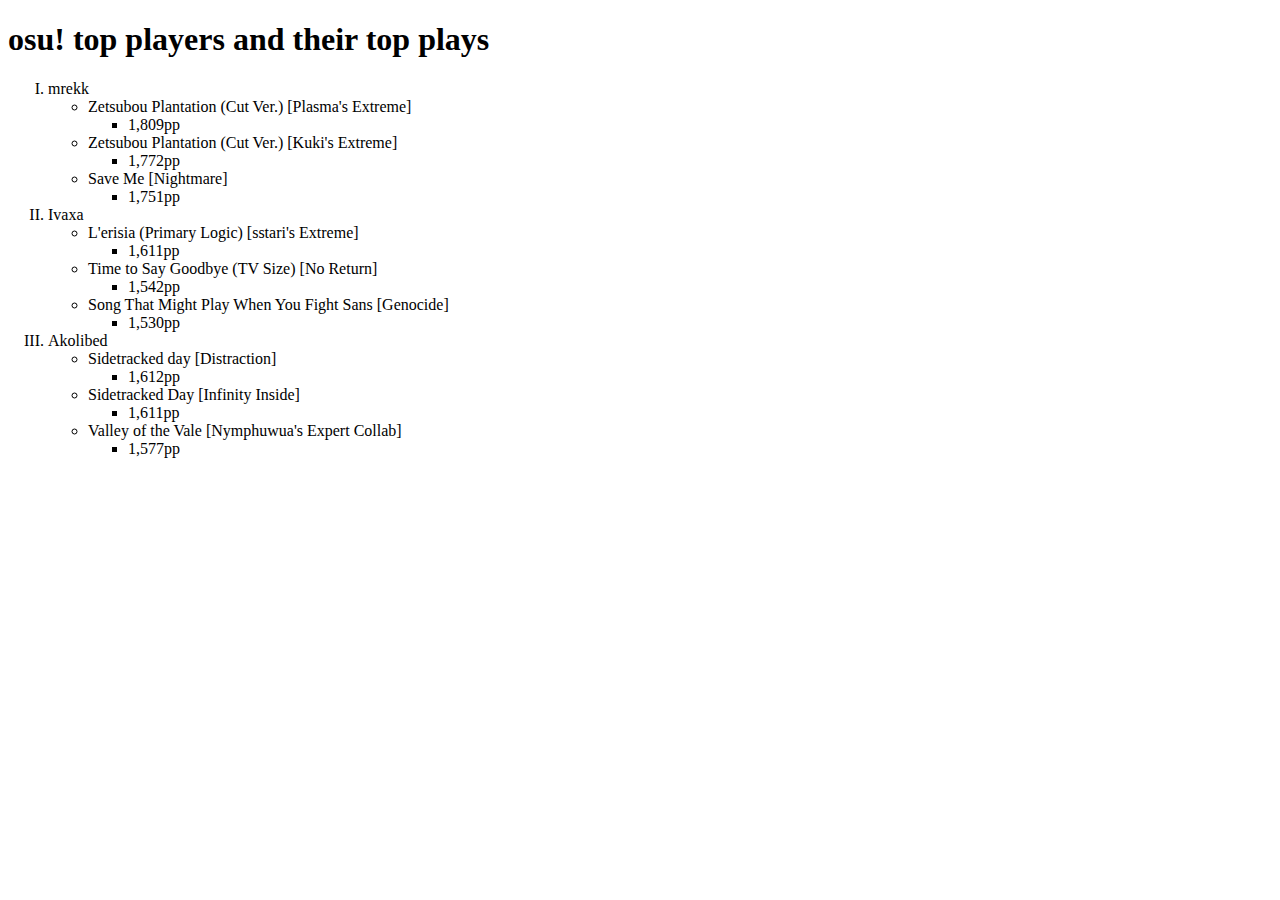
<file: web-programming/list/index.html>
<!DOCTYPE html>
<html lang="en">
<head>
  <meta charset="UTF-8">
  <meta name="viewport" content="width=device-width, initial-scale=1.0">
  <title>Lists</title>
</head>
<body>
  <h1>osu! top players and their top plays</h1>
  <ol type="I">
    <li>mrekk</li>
      <ul>
        <li>Zetsubou Plantation (Cut Ver.) [Plasma's Extreme]</li>
        <ul><li>1,809pp</li></ul>
        <li>Zetsubou Plantation (Cut Ver.) [Kuki's Extreme]</li>
        <ul><li>1,772pp</li></ul>
        <li>Save Me [Nightmare]</li>
        <ul><li>1,751pp</li></ul>
      </ul>
    <li>Ivaxa</li>
      <ul>
        <li>L'erisia (Primary Logic) [sstari's Extreme]</li>
        <ul><li>1,611pp</li></ul>
        <li>Time to Say Goodbye (TV Size) [No Return]</li>
        <ul><li>1,542pp</li></ul>
        <li>Song That Might Play When You Fight Sans [Genocide]</li>
        <ul><li>1,530pp</li></ul>
      </ul>
    <li>Akolibed</li>
      <ul>
        <li>Sidetracked day [Distraction]</li>
        <ul><li>1,612pp</li></ul>
        <li>Sidetracked Day [Infinity Inside]</li>
        <ul><li>1,611pp</li></ul>
        <li>Valley of the Vale [Nymphuwua's Expert Collab]</li>
        <ul><li>1,577pp</li></ul>
      </ul>
  </ol>
</body>
</html>
</file>
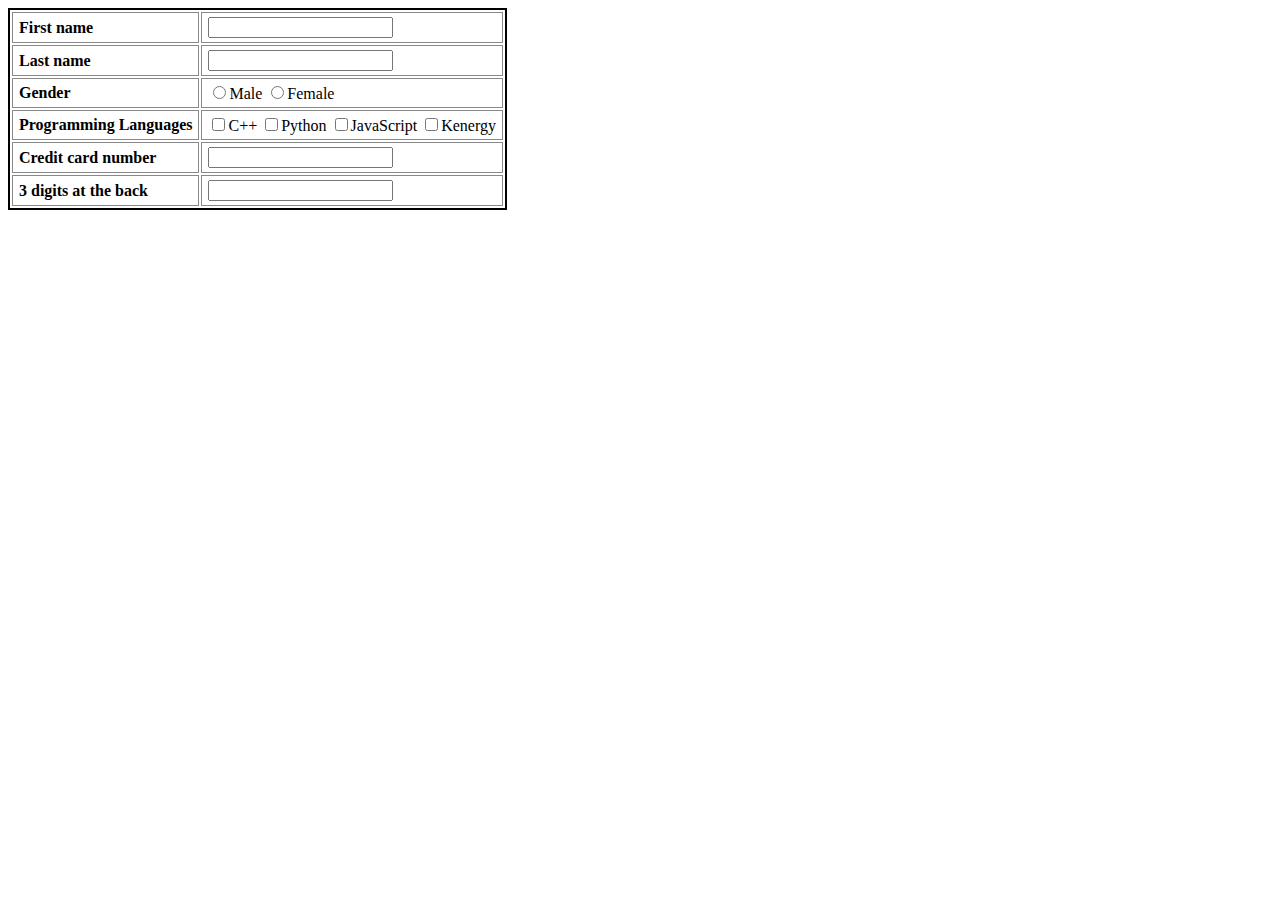
<file: web-programming/login/index.html>
<!DOCTYPE html>
<html lang="en">
<head>
  <meta charset="UTF-8">
  <meta name="viewport" content="width=device-width, initial-scale=1.0">
  <title>Login</title>
  <link rel="stylesheet" href="style.css">
</head>
<body>
  <table>
    <tr>
      <th>First name</th>
      <td><input type="text"></td>
    </tr>
    <tr>
      <th>Last name</th>
      <td><input type="text"></td>
    </tr>
    <tr>
      <th>Gender</th>
      <td>
        <input type="radio" name="gender" id="genderMale">Male
        <input type="radio" name="gender" id="genderFemale">Female
      </td>
    </tr>
    <tr>
      <th>Programming Languages</th>
      <td>
        <input type="checkbox" name="lang">C++
        <input type="checkbox" name="lang">Python
        <input type="checkbox" name="lang">JavaScript
        <input type="checkbox" name="lang">Kenergy
      </td>
    </tr>
    <tr>
      <th>Credit card number</th>
      <td>
        <input type="number" name="ccno">
      </td>
    </tr>
    <tr>
      <th>3 digits at the back</th>
      <td>
        <input type="number" name="ccno" max="999">
      </td>
    </tr>
  </table>
</body>
</html>
</file>
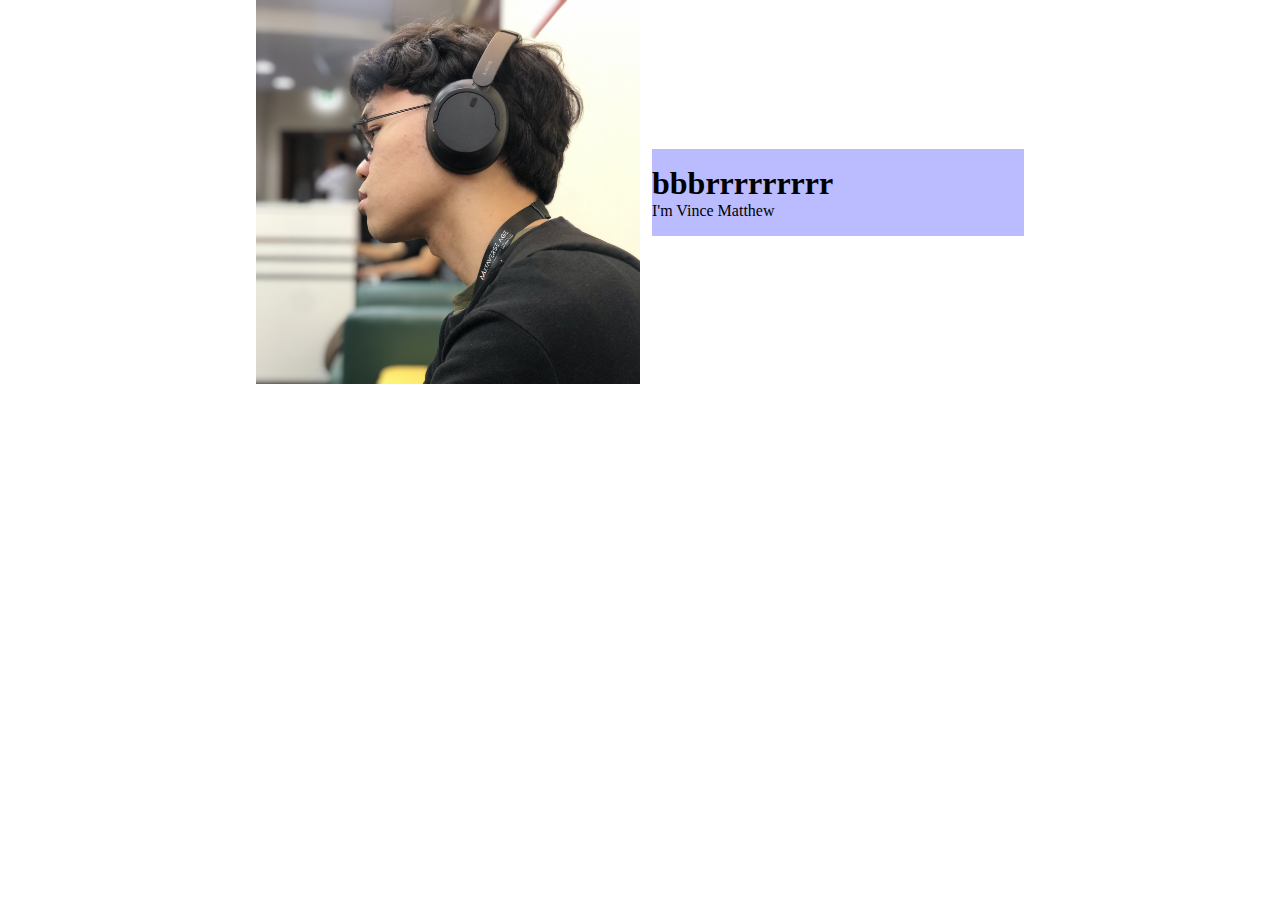
<file: web-programming/portfolio/index.html>
<!DOCTYPE html>
<html lang="en">
<head>
  <meta charset="UTF-8">
  <meta name="viewport" content="width=device-width, initial-scale=1.0">
  <title>Beanse</title>
  <link rel="stylesheet" href="style.css">
</head>
<body>
  <section class="heroContainer">
    <img src="./assets/displayphoto.jpg"
    alt="Display Photo"
    class="displayPhoto">

    <div class="heroText">
      <h1 class="mainText">bbbrrrrrrrrr</h1>
      <p class="mainSubtitle">I'm Vince Matthew</p>
    </div>
  </section>
</body>
</html>
</file>
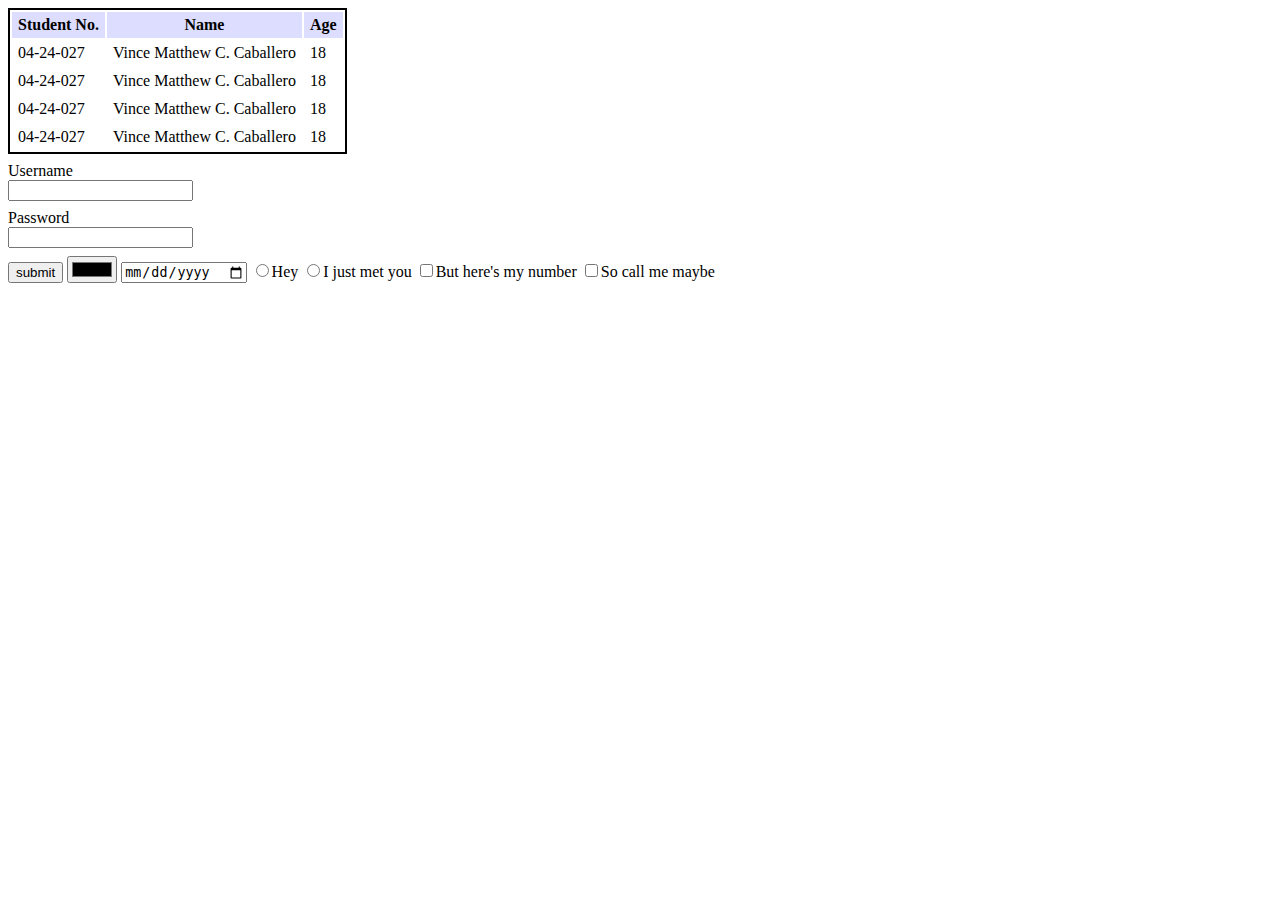
<file: web-programming/table/index.html>
<!DOCTYPE html>
<html lang="en">
<head>
  <meta charset="UTF-8">
  <meta name="viewport" content="width=device-width, initial-scale=1.0">
  <title>Table</title>
  <link rel="stylesheet" href="style.css">
</head>
<body>
  <table>
  <thead>
    <tr>
      <th>Student No.</th>
      <th>Name</th>
      <th>Age</th>
    </tr>
  </thead>
  <tbody>
    <tr>
      <td>04-24-027</td>
      <td>Vince Matthew C. Caballero</td>
      <td>18</td>
    </tr>
    <tr>
      <td>04-24-027</td>
      <td>Vince Matthew C. Caballero</td>
      <td>18</td>
    </tr>
    <tr>
      <td>04-24-027</td>
      <td>Vince Matthew C. Caballero</td>
      <td>18</td>
    </tr>
    <tr>
      <td>04-24-027</td>
      <td>Vince Matthew C. Caballero</td>
      <td>18</td>
    </tr>
  </tbody>
  </table>

  <div class="loginform">

    <div class="input">
      <label for="usernameInput">Username</label>
      <input type="text" id="usernameInput">
    </div>
    <div class="input">
      <label for="passwordInput">Password</label>
      <input type="password" id="passwordInput">
    </div>

  </div>

  <input type="submit" value="submit" action="/#">
  <input type="color" name="favoriteColor" id="favoriteColor">
  <input type="date">

  <input type="radio" name="hey">Hey
  <input type="radio" name="ijustmetyou">I just met you

  <input type="checkbox" name="butheresmynumber">But here's my number
  <input type="checkbox" name="socallmemaybe">So call me maybe

</body>
</html>
</file>
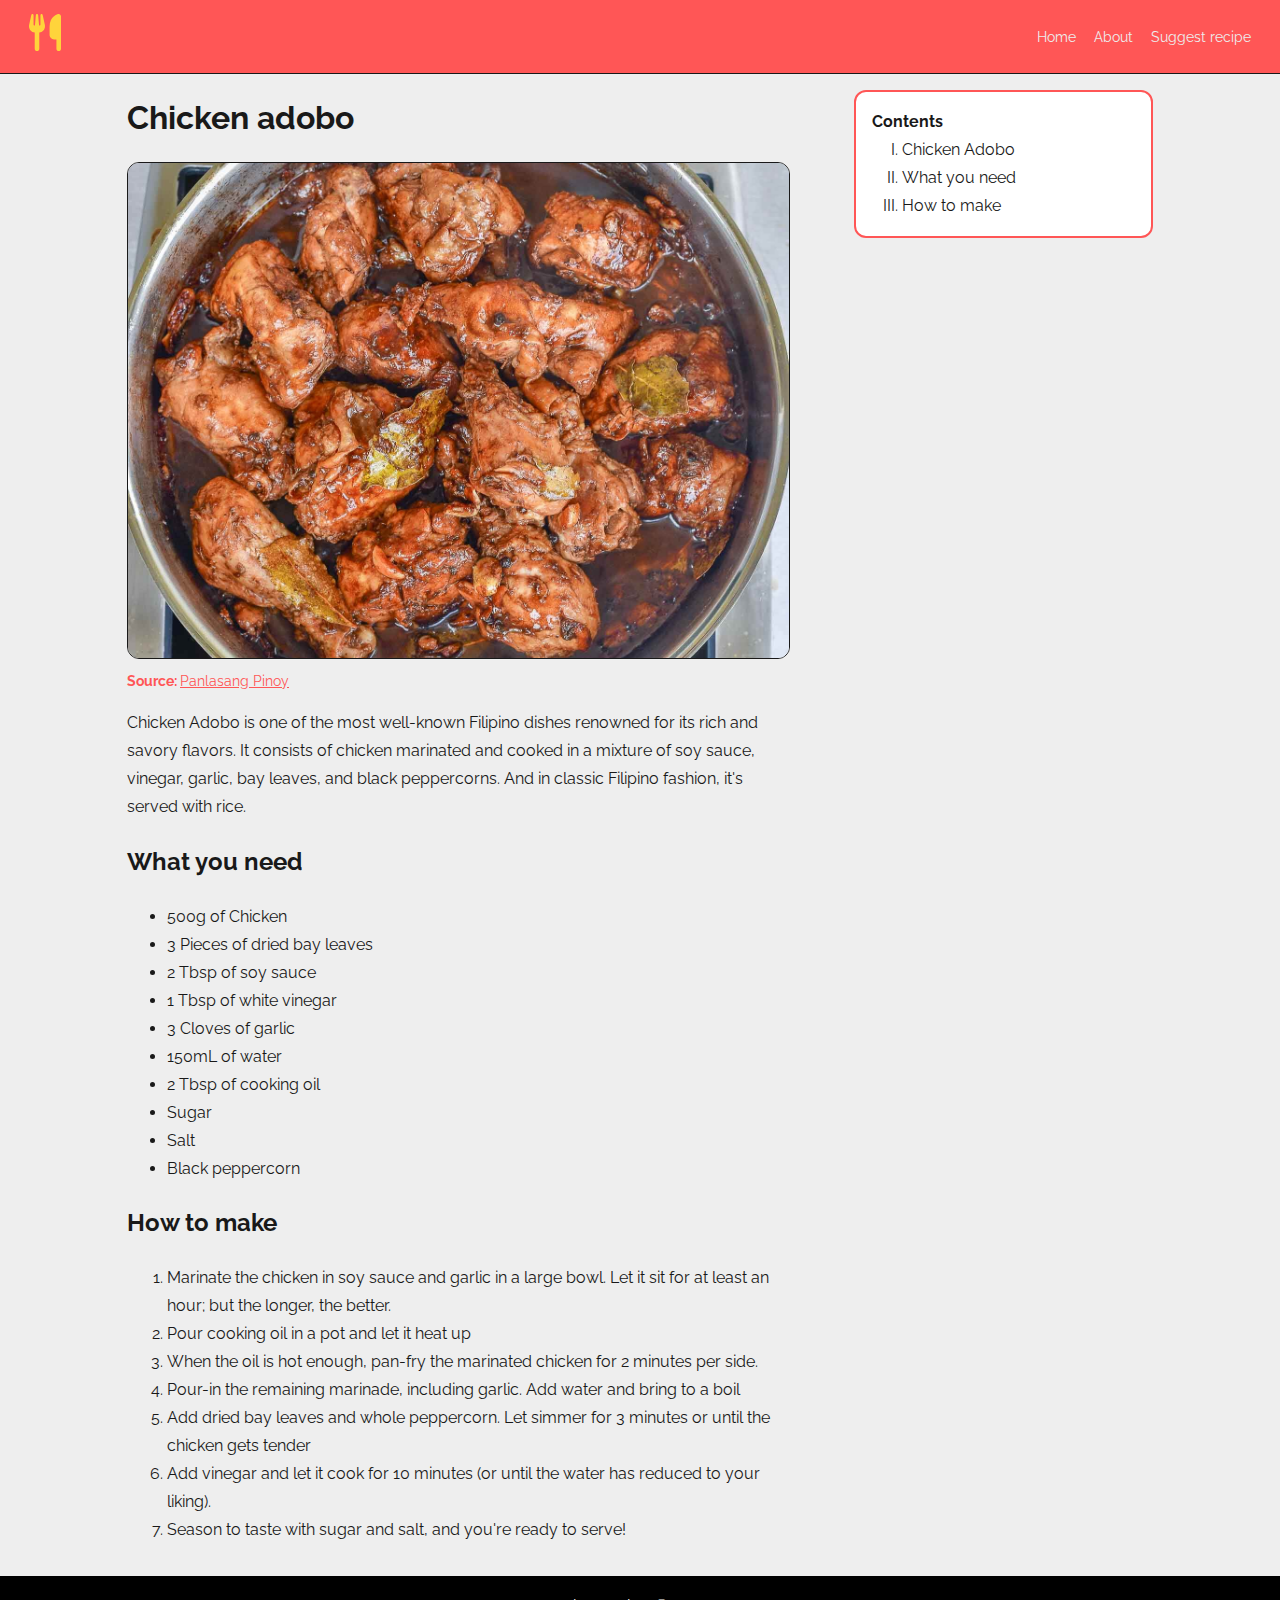
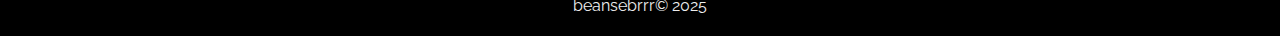
<file: web-programming/assessments/assessment-01/01-introduction/index.html>
<!DOCTYPE html>
<html lang="en">
<head>
  <meta charset="UTF-8">
  <meta name="viewport" content="width=device-width, initial-scale=1.0">
  <meta http-equiv="X-UA-Compatible" content="ie=edge">
  <title>Recipe</title>
  <link rel="stylesheet" href="styles.css">
</head>
<body>
  <nav>
    <span class="logo"><img src="./images/utensils-solid.svg" alt="Recipe"></span>
    <ul>
      <li>
        <a href="#">Home</a>
      </li>
      <li>
        <a href="#">About</a>
      </li>
      <li>
        <a href="#">Suggest recipe</a>
      </li>
    </ul>
  </nav>
  <main>
    <article>
      <section id="introduction">
        <h1 id="title">Chicken adobo</h1>
        <figure>
          <img src="./images/chickenadobo.jpg" alt="Chicken adobo">
          <figcaption>
            Source: <a href="https://panlasangpinoy.com/filipino-chicken-adobo-recipe/" target="_blank" rel="noopener noreferrer">Panlasang Pinoy</a>
          </figcaption>
        </figure>
        <p>
          Chicken Adobo is one of the most well-known Filipino dishes renowned
          for its rich and savory flavors. It consists of chicken marinated and
          cooked in a mixture of soy sauce, vinegar, garlic, bay leaves, and
          black peppercorns. And in classic Filipino fashion, it's served with
          rice.
        </p>
      </section>
      <section id="ingredients">
        <h2>What you need</h2>
        <ul>
          <li>500g of Chicken</li>
          <li>3 Pieces of dried bay leaves</li>
          <li>2 Tbsp of soy sauce</li>
          <li>1 Tbsp of white vinegar</li>
          <li>3 Cloves of garlic</li>
          <li>150mL of water</li>
          <li>2 Tbsp of cooking oil</li>
          <li>Sugar</li>
          <li>Salt</li>
          <li>Black peppercorn</li>
        </ul>
      </section>
      <section id="instructions">
        <h2>How to make</h2>
        <ol>
          <li>
            Marinate the chicken in soy sauce and garlic in a large
            bowl. Let it sit for at least an hour; but the longer,
            the better.
          </li>
          <li>
            Pour cooking oil in a pot and let it heat up
          </li>
          <li>
            When the oil is hot enough, pan-fry the marinated chicken
            for 2 minutes per side.
          </li>
          <li>
            Pour-in the remaining marinade, including garlic.
            Add water and bring to a boil
          </li>
          <li>
            Add dried bay leaves and whole peppercorn. Let simmer for
            3 minutes or until the chicken gets tender
          </li>
          <li>
            Add vinegar and let it cook for 10 minutes (or until
            the water has reduced to your liking).
          </li>
          <li>
            Season to taste with sugar and salt, and you're ready
            to serve!
          </li>
        </ol>
      </section>
    </article>
    <aside>
      <div class="sidebar">
        <h4>Contents</h4>
        <ol>
          <li><a href="#introduction">Chicken Adobo</a></li>
          <li><a href="#ingredients">What you need</a></li>
          <li><a href="#instructions">How to make</a></li>
        </ol>
      </div>
    </aside>
  </main>
  <footer>
    beansebrrr&copy; 2025
  </footer>
</body>
</html>
</file>
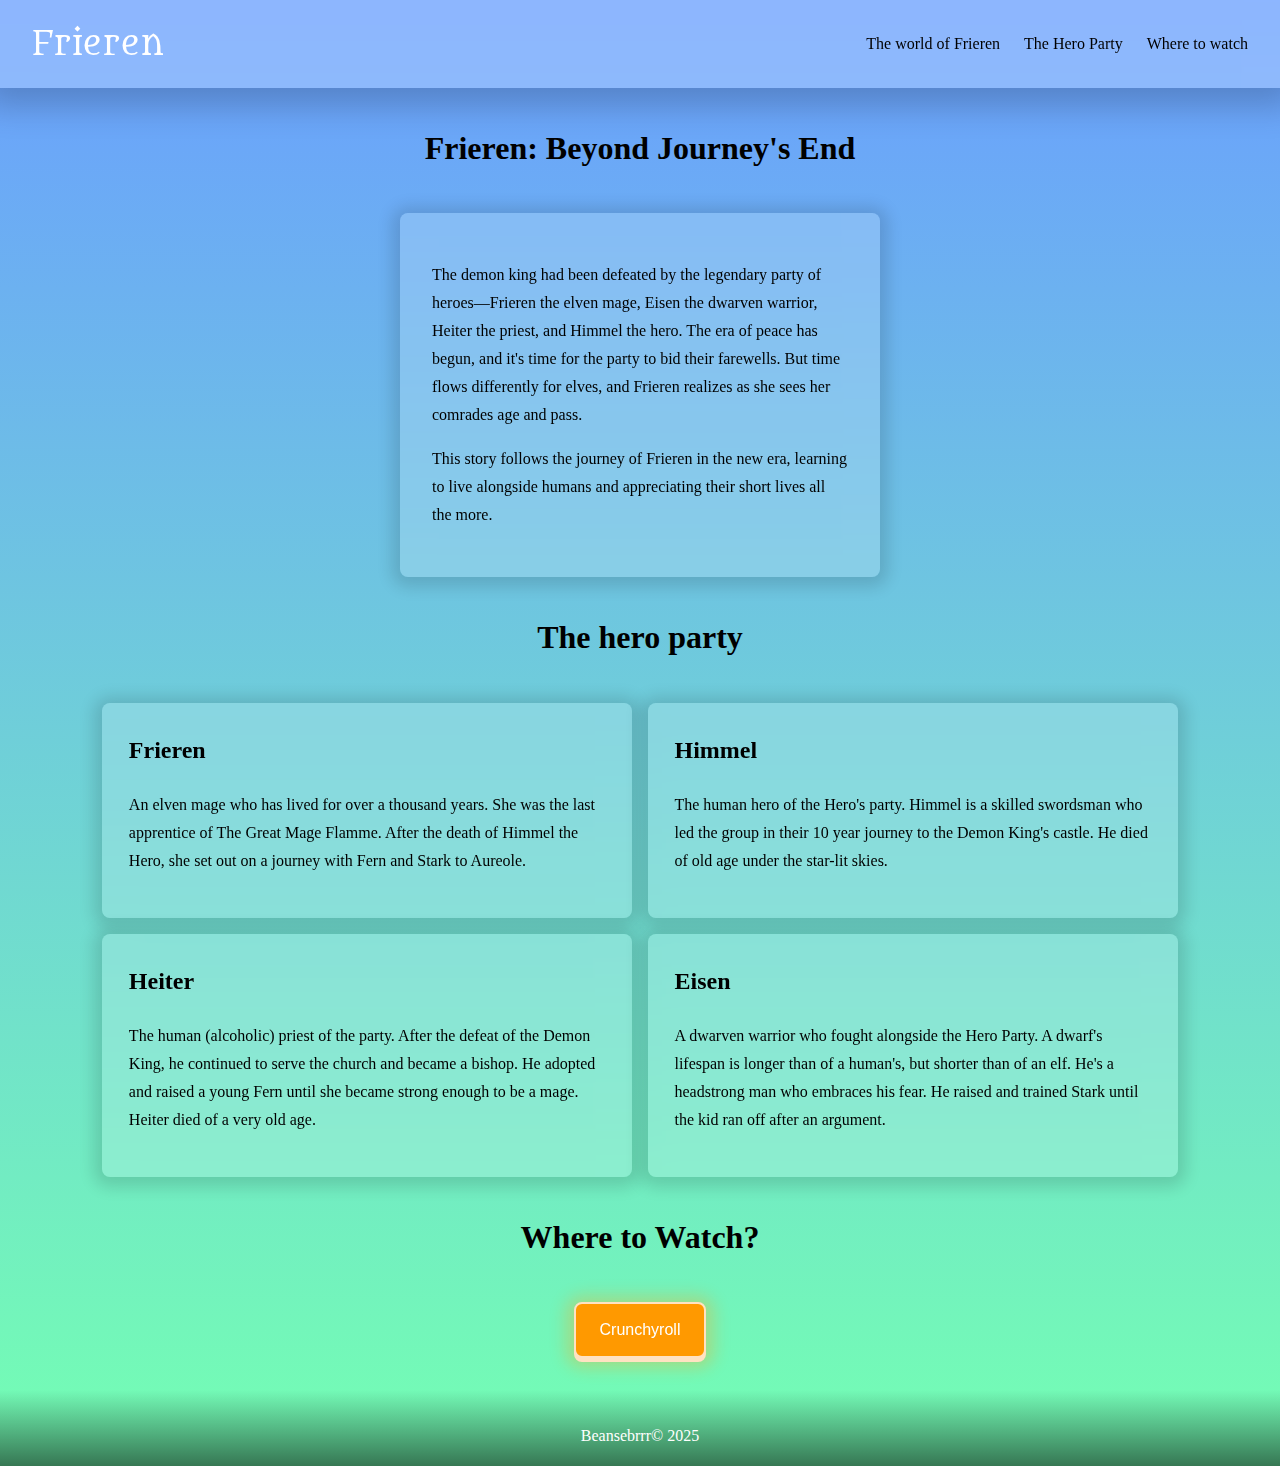
<file: web-programming/assessments/assessment-01/02-links/index.html>
<!DOCTYPE html>
<html lang="en">
<head>
  <meta charset="UTF-8">
  <meta name="viewport" content="width=device-width, initial-scale=1.0">
  <meta http-equiv="X-UA-Compatible" content="ie=edge">
  <title>.</title>
  <link rel="stylesheet" href="styles.css">
  <script src="script.js" defer></script>
</head>
<body>
  <header>
    <nav>
      <a id="logo" href="/">Frieren</a>
      <ul class="nav-list">
        <li><a href="/synopsis/">The world of Frieren</a></li>
        <li><a href="/characters/">The Hero Party</a></li>
        <li><a href="/watchlinks/">Where to watch</a></li>
      </ul>
    </nav>
  </header>
  <main>
    <section id="synopsis">
      <h1>Frieren: Beyond Journey's End</h1>
      <article>
        <p>
          The demon king had been defeated by the
          legendary party of heroes—Frieren the elven
          mage, Eisen the dwarven warrior, Heiter the
          priest, and Himmel the hero. The era of peace
          has begun, and it's time for the party to bid
          their farewells. But time flows differently for
          elves, and Frieren realizes as she sees her
          comrades age and pass.
        </p>
        <p>
          This story follows the journey of Frieren in
          the new era, learning to live alongside humans
          and appreciating their short lives all the more.
        </p>
      </article>
    </section>
    <section id="characters">
      <h1>The hero party</h1>
      <section id="char-grid">
        <div class="char-card">
          <h2>Frieren</h2>
          <p>
            An elven mage who has lived for over a thousand
            years. She was the last apprentice of The Great
            Mage Flamme. After the death of Himmel the Hero,
            she set out on a journey with Fern and Stark to
            Aureole.
          </p>
        </div>
        <div class="char-card">
          <h2>Himmel</h2>
          <p>
            The human hero of the Hero's party. Himmel is a
            skilled swordsman who led the group in their 10
            year journey to the Demon King's castle. He died
            of old age under the star-lit skies.
          </p>
        </div>
        <div class="char-card">
          <h2>Heiter</h2>
          <p>
            The human (alcoholic) priest of the party. After
            the defeat of the Demon King, he continued to
            serve the church and became a bishop. He adopted
            and raised a young Fern until she became strong
            enough to be a mage. Heiter died of a very old age.
          </p>
        </div>
        <div class="char-card">
          <h2>Eisen</h2>
          <p>
            A dwarven warrior who fought alongside the Hero
            Party. A dwarf's lifespan is longer than of a
            human's, but shorter than of an elf. He's a
            headstrong man who embraces his fear. He raised
            and trained Stark until the kid ran off after
            an argument.
          </p>
        </div>
      </section>
    </section>
    <section id="where-to-watch">
      <h1>Where to Watch?</h1>
      <a href="https://www.crunchyroll.com/series/GG5H5XQX4/" target="_blank" rel="noopener noreferrer">
        <button id="crunchyroll" type="button">Crunchyroll</button>
      </a>
    </section>
  </main>
  <footer>
    <p>Beansebrrr&copy; 2025</p>
  </footer>
</body>
</html>
</file>
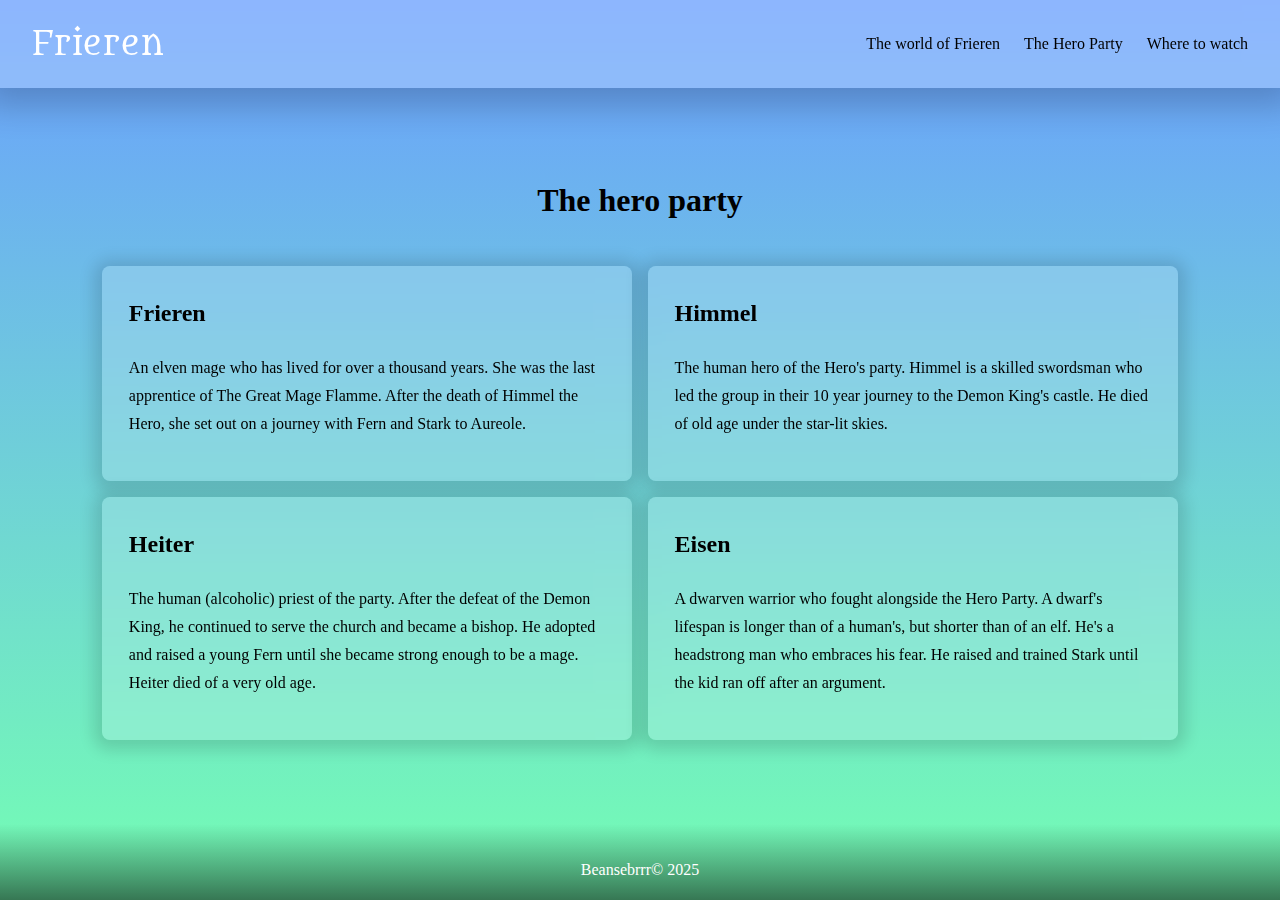
<file: web-programming/assessments/assessment-01/02-links/characters/index.html>
<!DOCTYPE html>
<html lang="en">
<head>
  <meta charset="UTF-8">
  <meta name="viewport" content="width=device-width, initial-scale=1.0">
  <meta http-equiv="X-UA-Compatible" content="ie=edge">
  <title>.</title>
  <link rel="stylesheet" href="../styles.css">
  <script src="../script.js" defer></script>
</head>
<body>
  <header>
    <nav>
      <a id="logo" href="/">Frieren</a>
      <ul class="nav-list">
        <li><a href="/synopsis/">The world of Frieren</a></li>
        <li><a href="/characters/">The Hero Party</a></li>
        <li><a href="/watchlinks/">Where to watch</a></li>
      </ul>
    </nav>
  </header>
  <main>
    <section id="characters">
      <h1>The hero party</h1>
      <section id="char-grid">
        <div class="char-card">
          <h2>Frieren</h2>
          <p>
            An elven mage who has lived for over a thousand
            years. She was the last apprentice of The Great
            Mage Flamme. After the death of Himmel the Hero,
            she set out on a journey with Fern and Stark to
            Aureole.
          </p>
        </div>
        <div class="char-card">
          <h2>Himmel</h2>
          <p>
            The human hero of the Hero's party. Himmel is a
            skilled swordsman who led the group in their 10
            year journey to the Demon King's castle. He died
            of old age under the star-lit skies.
          </p>
        </div>
        <div class="char-card">
          <h2>Heiter</h2>
          <p>
            The human (alcoholic) priest of the party. After
            the defeat of the Demon King, he continued to
            serve the church and became a bishop. He adopted
            and raised a young Fern until she became strong
            enough to be a mage. Heiter died of a very old age.
          </p>
        </div>
        <div class="char-card">
          <h2>Eisen</h2>
          <p>
            A dwarven warrior who fought alongside the Hero
            Party. A dwarf's lifespan is longer than of a
            human's, but shorter than of an elf. He's a
            headstrong man who embraces his fear. He raised
            and trained Stark until the kid ran off after
            an argument.
          </p>
        </div>
      </section>
    </section>
  </main>
  <footer>
    <p>Beansebrrr&copy; 2025</p>
  </footer>
</body>
</html>
</file>
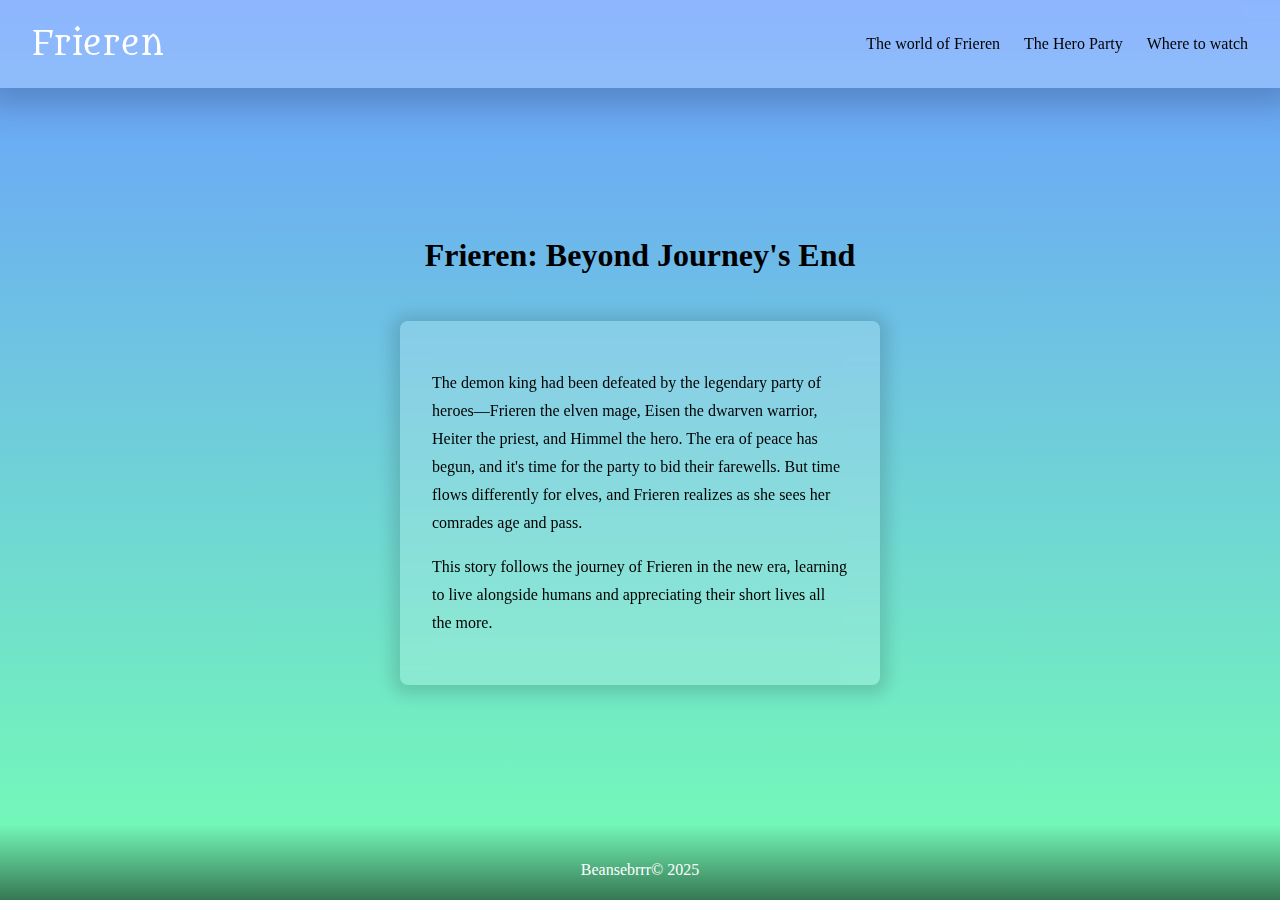
<file: web-programming/assessments/assessment-01/02-links/synopsis/index.html>
<!DOCTYPE html>
<html lang="en">
<head>
  <meta charset="UTF-8">
  <meta name="viewport" content="width=device-width, initial-scale=1.0">
  <meta http-equiv="X-UA-Compatible" content="ie=edge">
  <title>.</title>
  <link rel="stylesheet" href="../styles.css">
  <script src="../script.js" defer></script>
</head>
<body>
  <header>
    <nav>
      <a id="logo" href="/">Frieren</a>
      <ul class="nav-list">
        <li><a href="/synopsis/">The world of Frieren</a></li>
        <li><a href="/characters/">The Hero Party</a></li>
        <li><a href="/watchlinks/">Where to watch</a></li>
      </ul>
    </nav>
  </header>
  <main>
    <section id="synopsis">
      <h1>Frieren: Beyond Journey's End</h1>
      <article>
        <p>
          The demon king had been defeated by the
          legendary party of heroes—Frieren the elven
          mage, Eisen the dwarven warrior, Heiter the
          priest, and Himmel the hero. The era of peace
          has begun, and it's time for the party to bid
          their farewells. But time flows differently for
          elves, and Frieren realizes as she sees her
          comrades age and pass.
        </p>
        <p>
          This story follows the journey of Frieren in
          the new era, learning to live alongside humans
          and appreciating their short lives all the more.
        </p>
      </article>
    </section>
  </main>
  <footer>
    <p>Beansebrrr&copy; 2025</p>
  </footer>
</body>
</html>
</file>
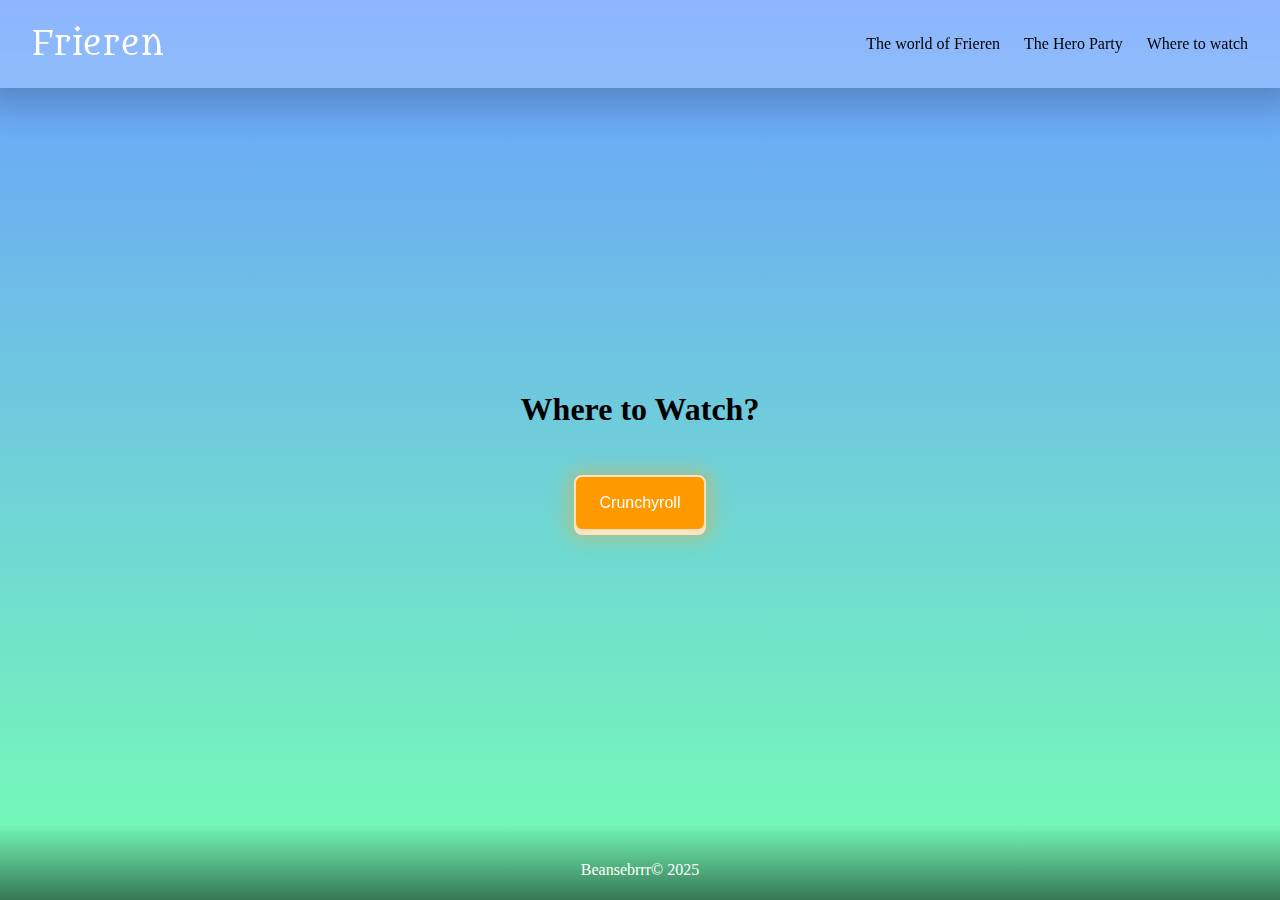
<file: web-programming/assessments/assessment-01/02-links/watchlinks/index.html>
<!DOCTYPE html>
<html lang="en">
<head>
  <meta charset="UTF-8">
  <meta name="viewport" content="width=device-width, initial-scale=1.0">
  <meta http-equiv="X-UA-Compatible" content="ie=edge">
  <title>.</title>
  <link rel="stylesheet" href="../styles.css">
  <script src="../script.js" defer></script>
</head>
<body>
  <header>
    <nav>
      <a id="logo" href="/">Frieren</a>
      <ul class="nav-list">
        <li><a href="/synopsis/">The world of Frieren</a></li>
        <li><a href="/characters/">The Hero Party</a></li>
        <li><a href="/watchlinks/">Where to watch</a></li>
      </ul>
    </nav>
  </header>
  <main>
    <section id="where-to-watch">
      <h1>Where to Watch?</h1>
      <a href="https://www.crunchyroll.com/series/GG5H5XQX4/" target="_blank" rel="noopener noreferrer">
        <button id="crunchyroll" type="button">Crunchyroll</button>
      </a>
    </section>
  </main>
  <footer>
    <p>Beansebrrr&copy; 2025</p>
  </footer>
</body>
</html>
</file>
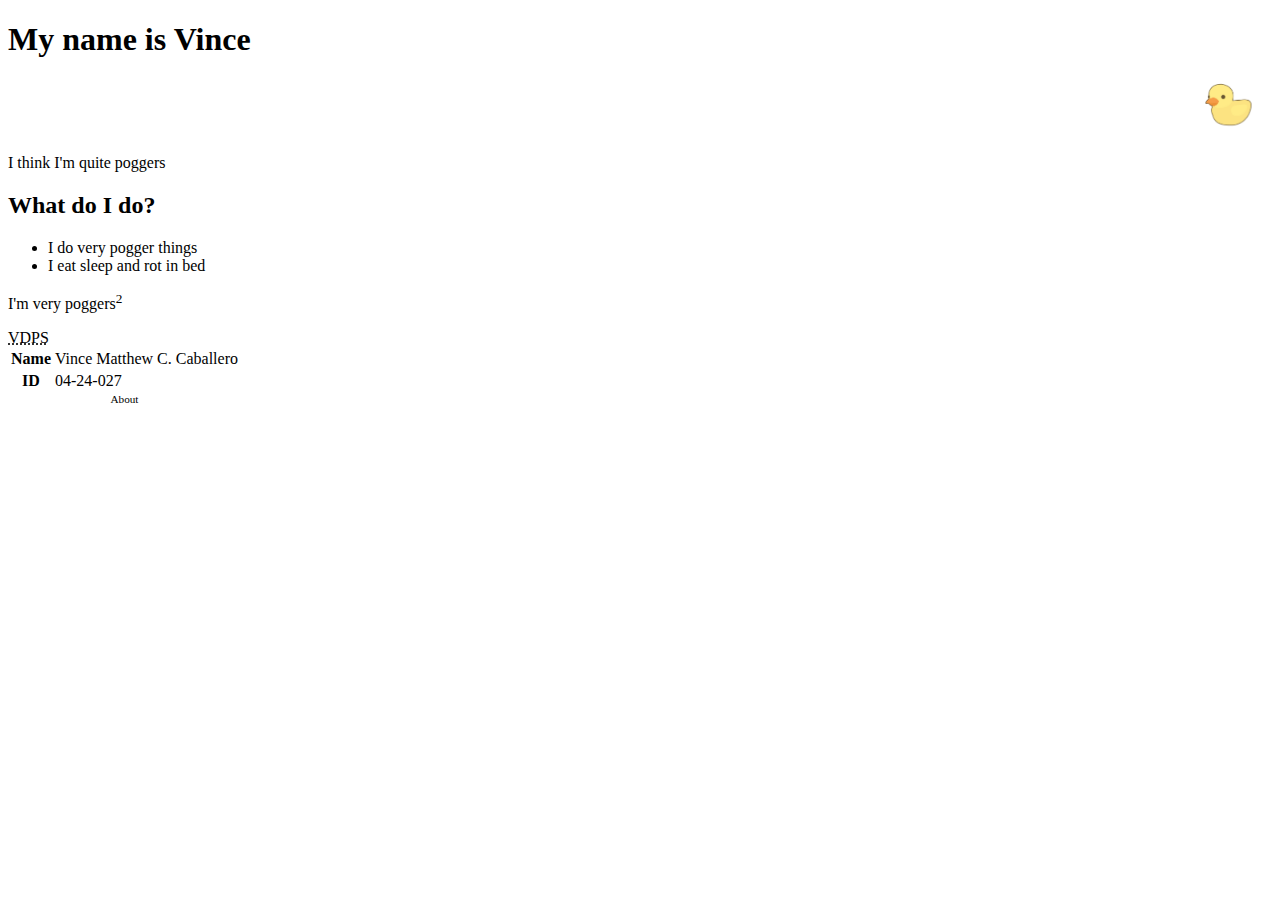
<file: web-programming/first.html>
<!DOCTYPE html>
<html lang="en">
<head>
    <meta charset="UTF-8">
    <meta name="viewport" content="width=device-width, initial-scale=1.0">
    <title>woah</title>
</head>
<style>
</style>
<body>
    <!-- Comment -->
     <h1>My name is Vince</h1>
     <marquee hspace="20px">
         <img src="duck.png" height="50px" alt="">
     </marquee>
    <p>I think I'm quite poggers</p>
    <h2>What do I do?</h2>
     <ul>
        <li>I do very pogger things</li>
        <li>I eat sleep and rot in bed</li>
     </ul>

     <p>I'm very poggers<sup>2</sup></p>
     <acronym title="Virgen Del Pilar School">VDPS</acronym>

     <table>
        <caption style="caption-side: bottom; font-size: 0.7rem; ">About</caption>
        <tr>
            <th>Name</th>
            <td>Vince Matthew C. Caballero</td>
        </tr>
        <tr>
            <th>ID</th>
            <td>04-24-027</td>
        </tr>
     </table>
</body>
</html>
</file>
<file: web-programming/login/style.css>
table {
  border: #000 solid 2px;
}

th,td {
  padding: 4px 6px;
  border: #888 solid 1px;
  text-align: start;
}
</file>
<file: web-programming/portfolio/style.css>
*,
*::after,
*::before {
  box-sizing: border-box;
}

body {
  margin: 0;
}

.heroContainer {
  display: flex;
  justify-content: center;
  align-items: center;
  gap: 12px;
  flex-wrap: wrap;
  padding-inline: 20%;
}

.displayPhoto {
  width: 24rem;
}

.heroText {
  flex: 1;
  background-color: #bbbbff;
  padding-block: 1rem;
}

.mainText, .mainSubtitle {
  margin: 0;
}
</file>
<file: web-programming/table/style.css>
table {
  border: #000 solid 2px;
}

thead {
  background-color: #ddddff;
}

th,td {
  padding: 4px 6px;
}

.input {
  margin-block: 8px;
  display: flex;
  flex-direction: column;
}
.input * {
  width: fit-content;
}
</file>
<file: web-programming/assessments/assessment-01/01-introduction/styles.css>
:root {
  --background: #eeeeee;
  --text: #191919;
  --main-light: #eeeeee;
  --main-dark: #191919;
  --accent: #ff5656;
  --accent-secondary: #ffd43b;

  scroll-behavior: smooth;
}

@font-face {
  font-family: 'Raleway';
  font-weight: 400;
  src: url(./fonts/Raleway-Regular.woff2);
}

@font-face {
  font-family: 'Raleway';
  font-weight: 700;
  src: url(./fonts/Raleway-Bold.woff2);
}

*,
*::after,
*::before {
  box-sizing: border-box;
  font-family: 'Raleway', Helvetica, Arial, sans-serif;
  line-height: 1.75;
  color: var(--text);

  &::selection {
    background-color: var(--accent-secondary);
    color: var(--text);
  }
}

body {
  font-family: Arial, sans-serif;
  background-color: var(--background);
  margin: 0;
  padding: 0;
}

main {
  display: grid;
  grid-template-columns: repeat(3, 1fr);
  margin: auto;
  padding: 0 7.5vw;
  gap: 2rem;
  max-width: 125ch;

  >* {
    padding: 1rem;
  }
}

nav {
  font-size: 0.9rem;
  padding: 1em 2em;
  display: flex;
  justify-content: space-between;
  align-items: center;
  background-color: var(--accent);
  border-bottom: var(--text) solid 1px;
  
  .logo * {
    width: 2rem;
  }
  
  ul {
    padding: 0;
    margin: 0;
    list-style-type: none;
    display: flex;
    gap: 2ch;
    
    li>a {
      color: var(--main-light);
      text-decoration: none;
      opacity: 1;
      
      &:hover { opacity: 0.75; color: var(--background);}
    }
  }
}

a {
  color: var(--accent);

  &:hover {
    color: var(--accent-secondary);
  }
}

figure {
  margin-inline: 0;
  
  figcaption {
    font-size: 0.9rem;
    font-weight: 700;
    color: var(--accent);
    
    a {
      font-weight: 400;
      color: inherit;
    }
  }
}

article {
  grid-column: span 2;

  h1 {
    margin-block: 0;
    font-size: 2rem;
    
  }

  img {
    width: 100%;
    aspect-ratio: 4/3;
    object-fit: cover;
    border: var(--text) solid 1px;
    border-radius: 12px;
  }
}

.sidebar {
  position: sticky;
  top: 60px;
  padding: 1rem;
  border: var(--accent) solid 2px;
  border-radius: 12px;
  background-color: #ffffff;

  * {
    margin: 0;
  }

  ol {
    list-style-type: upper-roman;
    padding-inline: 3ch;
    
    * {
      color: var(--text);
      text-decoration: none;
      transition: color 200ms ease;
    }
    *:hover { 
      text-decoration: underline;
      color: var(--accent);
    }
  }
}

footer {
  display: flex;
  background-color: #000000;
  color: var(--main-light);
  padding: 1rem;
  justify-content: center;
}



@media (max-width: 960px) {
  aside { display: none }
  article { grid-column: span 3;}
}
</file>
<file: web-programming/assessments/assessment-01/02-links/styles.css>
@font-face {
  font-family: 'Metamorphous';
  src: url(./fonts/metamorphous-v20-latin-regular.woff2);
}

*,
*::after,
*::before {
  box-sizing: border-box;
  line-height: 1.75;
}

*::selection {
  background-color: #6c5aad;
  color: #ffffff;
}

body {
  font-family: Georgia, 'Times New Roman', Times, serif;
  min-height: 100vh;
  margin: 0;
  padding: 0;
  background: linear-gradient(#6a9eff, #74ffb3);
  display: flex;
  flex-direction: column;
  justify-content: space-between;
}

header {
  position: sticky;
  top: 0;
  background-color: #f0f8ff44;
  backdrop-filter: blur(16px);
  box-shadow: #0003 0 2px 2rem 1rem;
  z-index: 10;
}

nav {
  display: flex;
  justify-content: space-between;
  align-items: center;
  padding: 1rem 2rem;
}

nav #logo {
  font-family: 'Metamorphous', 'Times New Roman', Times, serif;
  font-size: 2rem;
  color: #ffffff;
  text-decoration: none;
  transition: font-size 300ms ease;
  user-select: none;
}

.nav-list {
  list-style-type: none;
  display: flex;
  margin: 0;
  padding: 0;
  gap: 1.5rem;
}

.nav-list a {
  text-decoration: none;
  color: #000;
  transition: opacity 200ms linear;
}

.nav-list a:hover {
  opacity: 0.7;
}

main {
  margin: 2rem min(10rem, 8%);
  display: flex;
  flex-direction: column;
  gap: 2rem;
}

section {
  width: 100%;
  gap: 1rem;
  display: grid;
  place-items: center;
}

section h1, section h2 {
  margin-top: 0;
}

section article {
  background-color: #f0f8ff33;
  backdrop-filter: blur(16px);
  box-shadow: #0002 0 2px 1rem 0.5rem;
  padding: min(2rem, 5%);
  border-radius: 8px;
  width: 60ch;
  height: 100%;
}

#char-grid {
  display: grid;
  grid-template-columns: repeat(auto-fit, minmax(25rem, 1fr));
  place-items: center;
}

.char-card {
  background-color: #f0f8ff33;
  backdrop-filter: blur(16px);
  box-shadow: #0002 0 2px 1rem 0.5rem;
  padding: min(2rem, 5%);
  border-radius: 8px;
  height: 100%;
}

#crunchyroll {
  padding: 0.75em 1.5em;
  color: #ffffff;
  font-size: 1rem;
  background-color: #ff9900;
  backdrop-filter: blur(16px);
  box-shadow: #ffe2c2 0 4px, rgba(255, 165, 29, 0.327) 0 2px 1rem 0.5rem;
  border-radius: 8px;
  border: #ffe2c2 solid 2px;
  transition: box-shadow 100ms linear, transform 100ms linear;
}
#crunchyroll:active {
  filter: brightness(0.9);
  transform: translateY(4px);
  box-shadow: rgba(255, 165, 29, 0.327) 0 2px 1.5rem 0.75rem ;
}

footer {
  width: 100%;
  padding: 2rem 2rem 1rem;
  background: linear-gradient(transparent, #00000088);
}

footer * {
  color: #ffffff;
  margin: 0;
  text-align: center;
}
</file>
